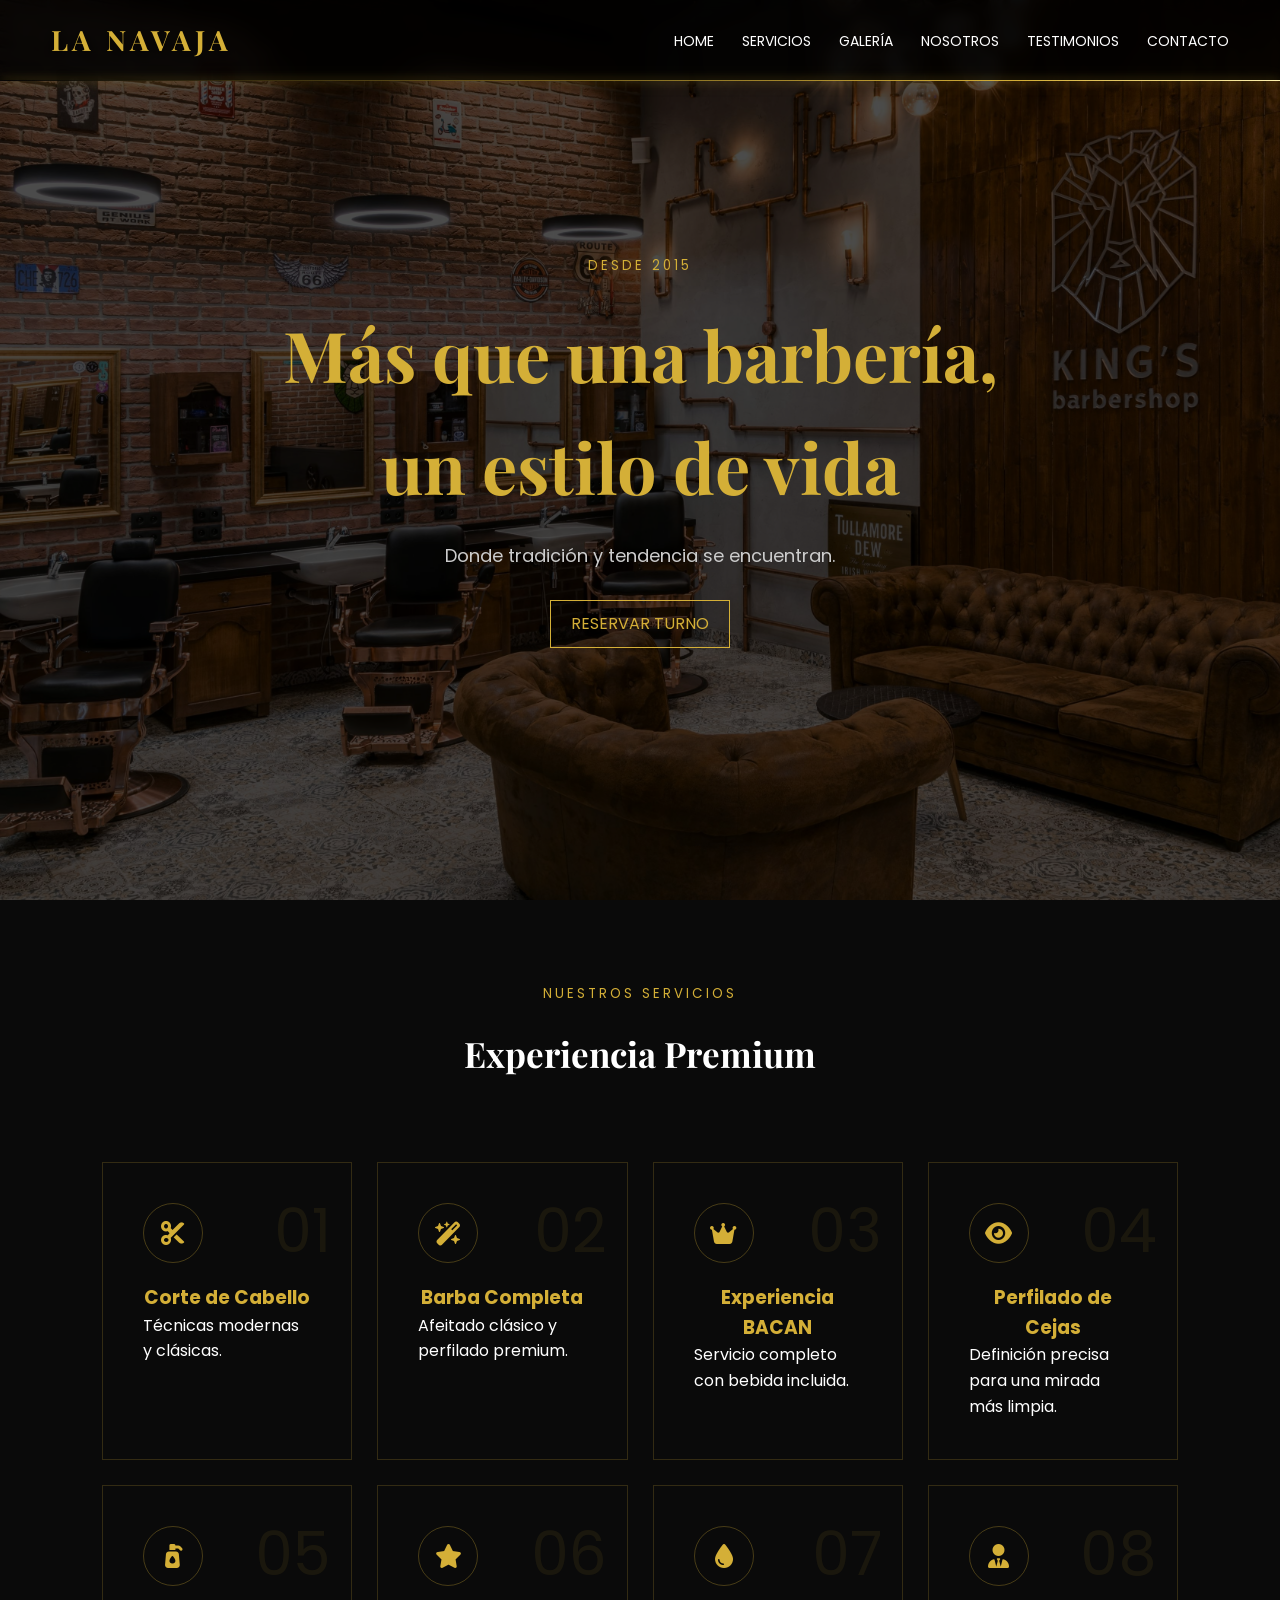
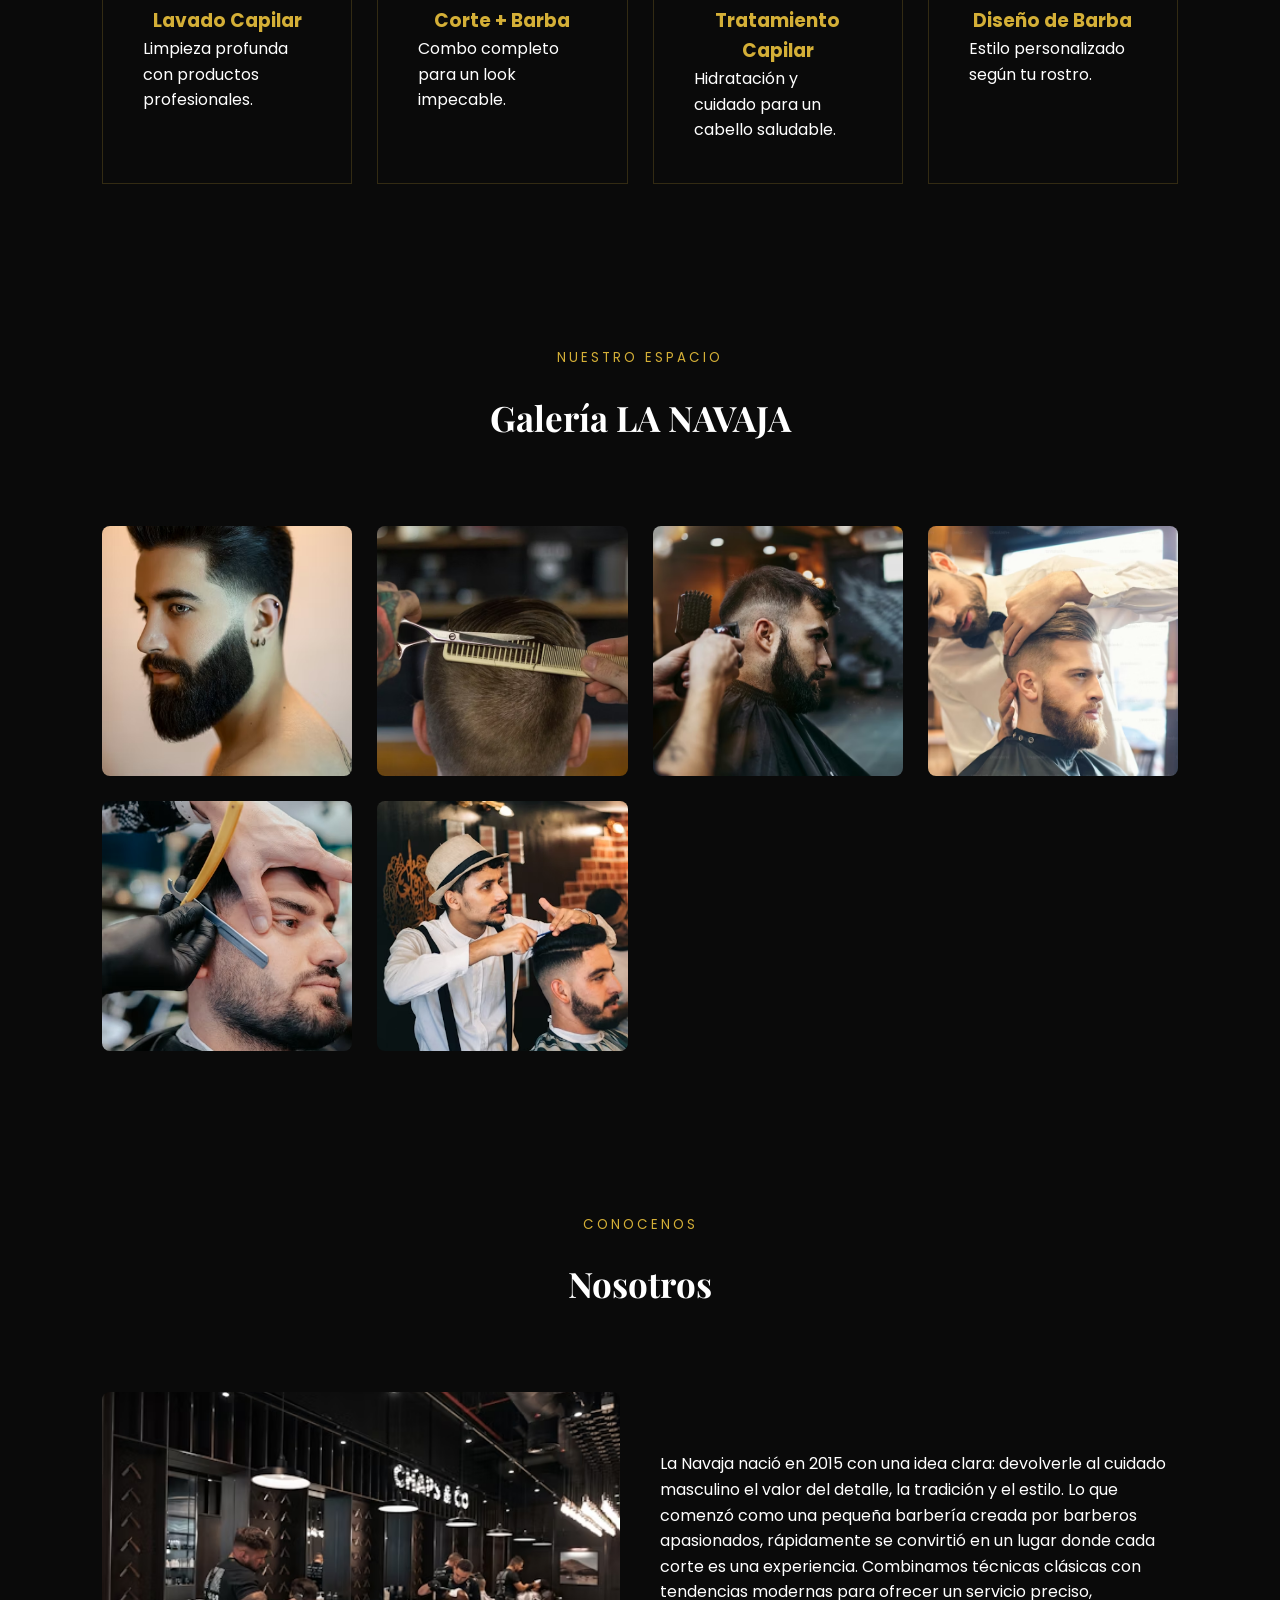
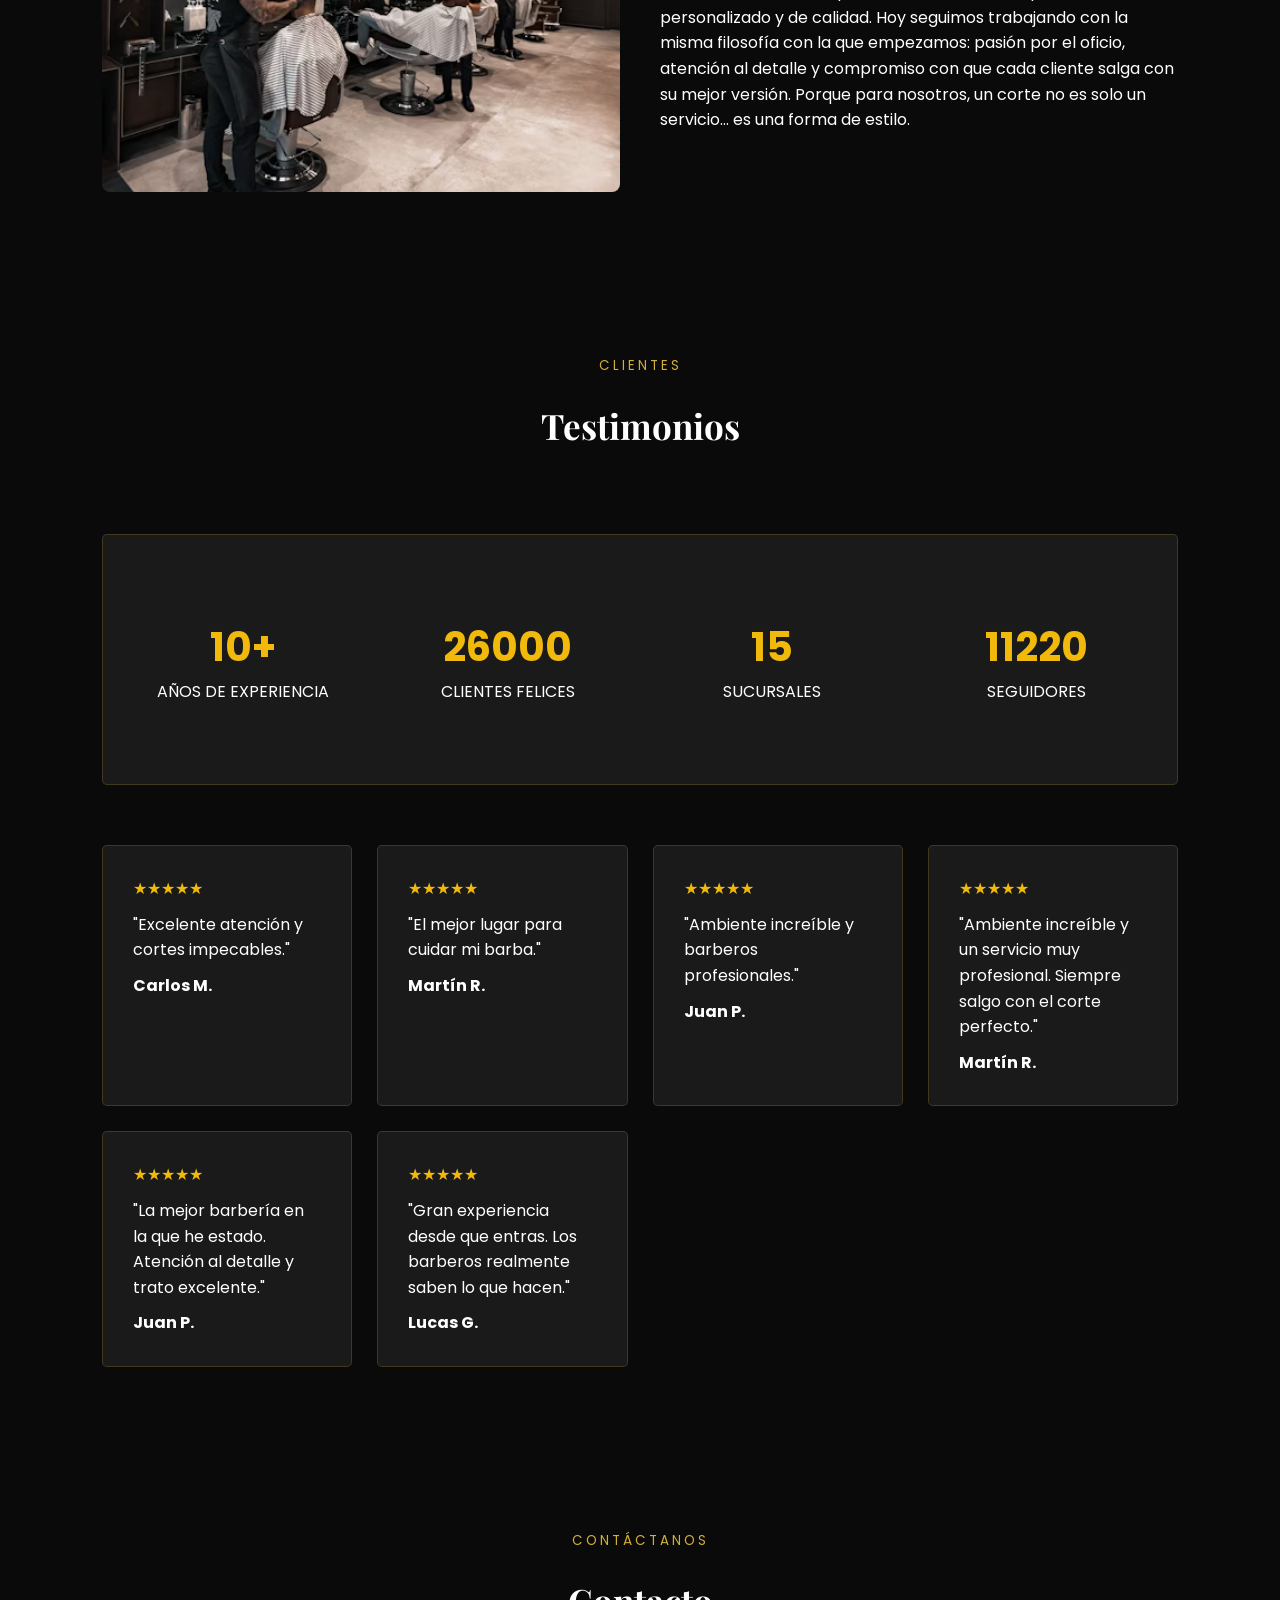
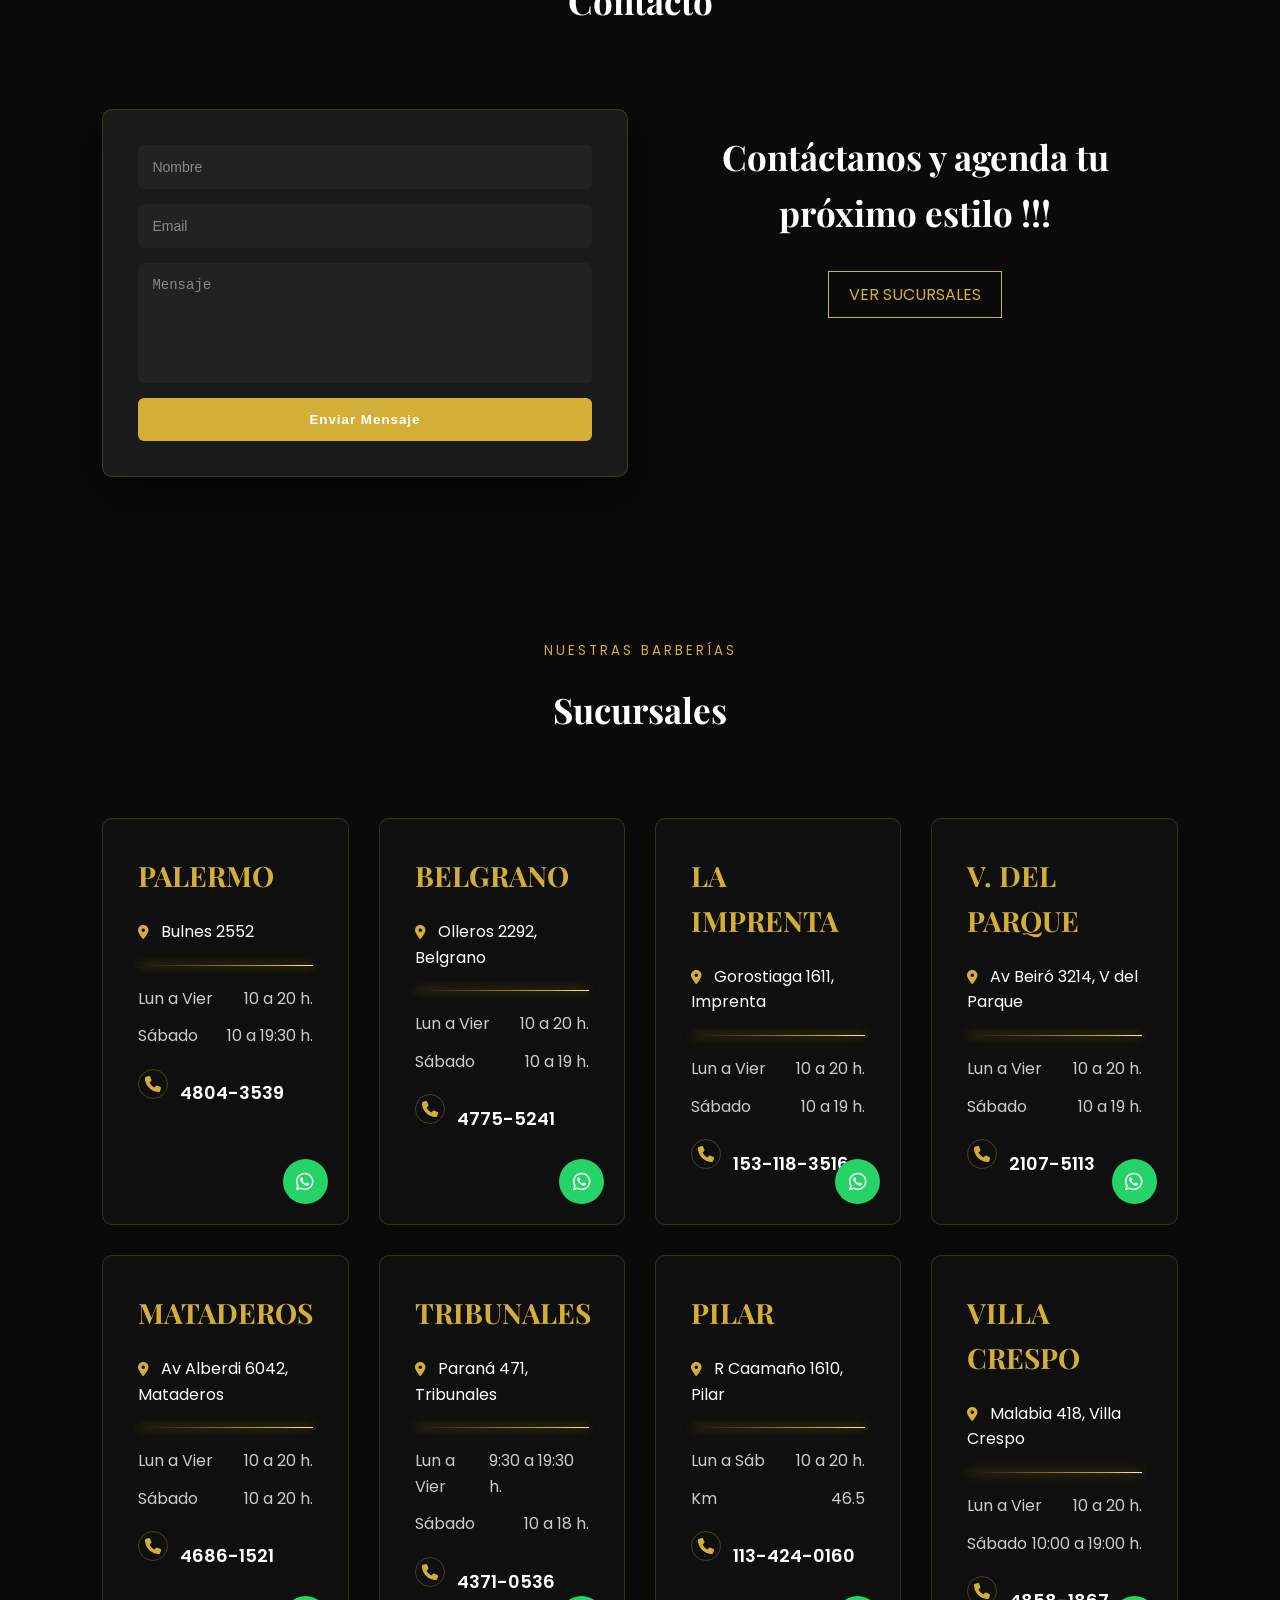
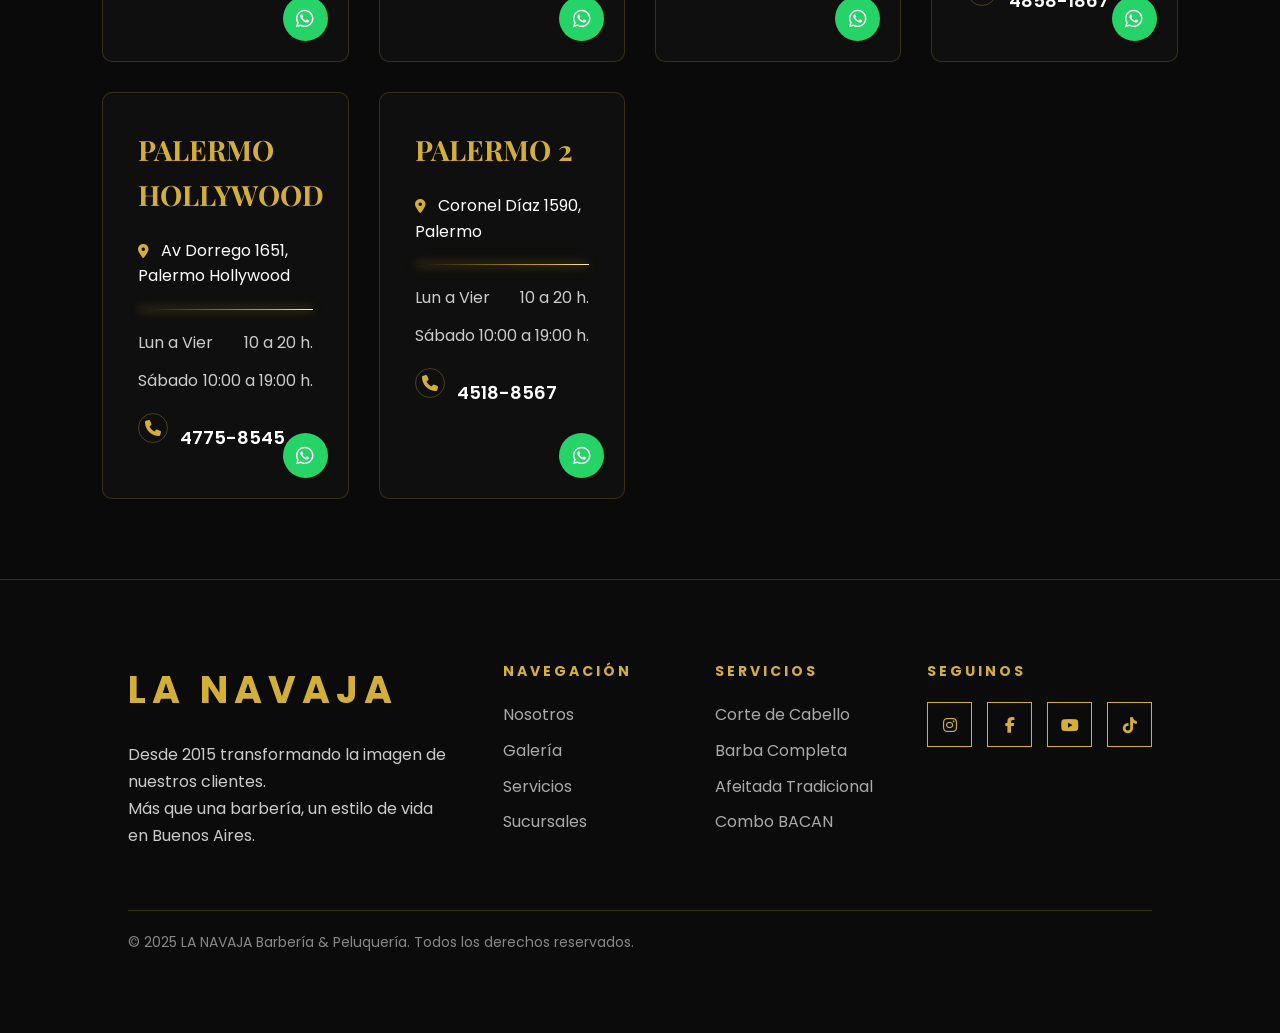
<file: index.html>
<!DOCTYPE html>
<html lang="es">

<head>

    <meta charset="UTF-8">
    <meta name="viewport" content="width=device-width, initial-scale=1.0">

    <title>La Navaja</title>

    <meta name="description"
        content="Barbería premium especializada en cortes modernos, fade profesional y barba perfecta. Reserva tu turno en Elite Crown Barber.">

    <meta property="og:title" content="La Navaja">
    <meta property="og:description" content="Barbería premium con estilo moderno">
    <meta property="og:type" content="website">

    <meta name="robots" content="index, follow">
    <meta property="og:image" content="img/hero.jpg">
    <meta name="author" content="La Navaja">

    <link
        href="https://fonts.googleapis.com/css2?family=Poppins:wght@300;400;500;600&family=Playfair+Display:wght@600&display=swap"
        rel="stylesheet">
    <link href="https://fonts.googleapis.com/css2?family=Oswald:wght@300;400;600&display=swap" rel="stylesheet">
    <link rel="stylesheet" href="https://cdnjs.cloudflare.com/ajax/libs/font-awesome/6.5.0/css/all.min.css">
    <link rel="stylesheet" href="styles.css">
    <link rel="icon" href="img/maquinilla-de-afeitar.png" type="image/png">
</head>

<body>

    <header>

        <nav>

            <div class="logo"> LA NAVAJA</div>

            <ul id="menu">

                <li><a href="#">HOME</a></li>
                <li><a href="#servicios">SERVICIOS</a></li>
                <li><a href="#galeria">GALERÍA</a></li>
                <li><a href="#nosotros">NOSOTROS</a></li>
                <li><a href="#testimonios">TESTIMONIOS</a></li>
                <li><a href="#contacto">CONTACTO</a></li>


            </ul>

            <div class="hamburger" onclick="toggleMenu()">☰</div>
            <div class="hero-line"></div>
        </nav>

    </header>


    <!-- HERO -->

    <section class="hero">
        <div class="hero-content reveal-zoom">
            <small>DESDE 2015</small>
            <h1 class="reveal-left">Más que una barbería,<br>un estilo de vida</h1>
            <p>Donde tradición y tendencia se encuentran.</p>
            <!--<div class="btn" onclick="openModal()">RESERVAR TURNO</div>-->
            <a href="#sucursales" class="btn">RESERVAR TURNO</a>
        </div>
        <!--<div class="hero-line"></div>-->
    </section>

    <!-- <div class="metrics grid-info">

    <div class="metric">
        <h2 class="counter" data-target="10">0</h2>
        <p>AÑOS DE EXPERIENCIA</p>
    </div>

    <div class="metric">
        <h2 class="counter" data-target="50000">0</h2>
        <p>CLIENTES FELICES</p>
    </div>

    <div class="metric">
        <h2 class="counter" data-target="15">0</h2>
        <p>SUCURSALES</p>
    </div>

    <div class="metric">
        <h2 class="counter" data-target="22000">0</h2>
        <p>SEGUIDORES</p>
    </div>

</div> --->

    <section id="servicios">
        <div class="section-title  reveal-zoom">
            <small class="reveal-left">NUESTROS SERVICIOS</small>
            <h2 class="reveal-right">Experiencia Premium</h2>
        </div>
        <div class="services grid">
            <div class="card reveal-zoom">
                <div class="number">01</div>
                <div class="icon"><i class="fa-solid fa-scissors"></i></div>
                <h3>Corte de Cabello</h3>
                <p>Técnicas modernas y clásicas.</p>
            </div>

            <div class="card reveal-zoom">
                <div class="number">02</div>
                <div class="icon"><i class="fa-solid fa-wand-magic-sparkles"></i></div>
                <h3>Barba Completa</h3>
                <p>Afeitado clásico y perfilado premium.</p>
            </div>

            <div class="card reveal-zoom">
                <div class="number">03</div>
                <div class="icon"><i class="fa-solid fa-crown"></i></div>
                <h3>Experiencia BACAN</h3>
                <p>Servicio completo con bebida incluida.</p>
            </div>

            <div class="card reveal-zoom">
                <div class="number">04</div>
                <div class="icon"><i class="fa-solid fa-eye"></i></div>
                <h3>Perfilado de Cejas</h3>
                <p>Definición precisa para una mirada más limpia.</p>
            </div>

            <div class="card reveal-zoom">
                <div class="number">05</div>
                <div class="icon"><i class="fa-solid fa-pump-soap"></i></div>
                <h3>Lavado Capilar</h3>
                <p>Limpieza profunda con productos profesionales.</p>
            </div>

            <div class="card reveal-zoom">
                <div class="number">06</div>
                <div class="icon"><i class="fa-solid fa-star"></i></div>
                <h3>Corte + Barba</h3>
                <p>Combo completo para un look impecable.</p>
            </div>

            <div class="card reveal-zoom">
                <div class="number">07</div>
                <div class="icon"><i class="fa-solid fa-droplet"></i></div>
                <h3>Tratamiento Capilar</h3>
                <p>Hidratación y cuidado para un cabello saludable.</p>
            </div>

            <div class="card reveal-zoom">
                <div class="number">08</div>
                <div class="icon"><i class="fa-solid fa-user-tie"></i></div>
                <h3>Diseño de Barba</h3>
                <p>Estilo personalizado según tu rostro.</p>
            </div>

        </div>

    </section>



    <section id="galeria">


        <div class="section-title reveal-zoom">
            <small class="reveal-left">NUESTRO ESPACIO</small>
            <h2 class="reveal-right">Galería LA NAVAJA</h2>
        </div>

        <div class="grid gallery">

            <img src="img/G1.avif" class="reveal-left">
            <img src="img/G2.avif" class="reveal-right">
            <img src="img/G3.avif" class="reveal-left">
            <img src="img/G4.avif" class="reveal-right">
            <img src="img/G5.avif" class="reveal-left">
            <img src="img/G6.avif" class="reveal-right">

        </div>

    </section>


    <section id="nosotros">

        <div class="section-title reveal-zoom">
            <small class="reveal-left">CONOCENOS</small>
            <h2 class="reveal-right">Nosotros</h2>
        </div>

        <div class="about">

            <img src="img/n1.avif" class="reveal-left">

            <p class="reveal-right">
                La Navaja nació en 2015 con una idea clara: devolverle al cuidado masculino el valor del detalle, la
                tradición y el estilo.

                Lo que comenzó como una pequeña barbería creada por barberos apasionados, rápidamente se convirtió en un
                lugar donde cada corte es una experiencia. Combinamos técnicas clásicas con tendencias modernas para
                ofrecer un servicio preciso, personalizado y de calidad.

                Hoy seguimos trabajando con la misma filosofía con la que empezamos: pasión por el oficio, atención al
                detalle y compromiso con que cada cliente salga con su mejor versión.

                Porque para nosotros, un corte no es solo un servicio… es una forma de estilo.
            </p>

        </div>

    </section>

    <!-- TESTIMONIOS -->

    <section class="testimonios" id="testimonios">

        <div class="section-title reveal-zoom">
            <small class="reveal-left">CLIENTES</small>
            <h2 class="reveal-right">Testimonios</h2>
        </div>

        <div class="metrics grid-info reveal-zoom">

            <div class="metric">
                <h2 class="counter" data-target="10">0</h2>
                <p>AÑOS DE EXPERIENCIA</p>
            </div>

            <div class="metric">
                <h2 class="counter" data-target="50000">0</h2>
                <p>CLIENTES FELICES</p>
            </div>

            <div class="metric">
                <h2 class="counter" data-target="15">0</h2>
                <p>SUCURSALES</p>
            </div>

            <div class="metric">
                <h2 class="counter" data-target="22000">0</h2>
                <p>SEGUIDORES</p>
            </div>

        </div>
        <div class="services grid">

            <div class="testimonio card reveal-left">
                <div class="estrellas">★★★★★</div>
                <p>"Excelente atención y cortes impecables."</p>
                <strong>Carlos M.</strong>
            </div>

            <div class="testimonio card reveal-right">
                <div class="estrellas">★★★★★</div>
                <p>"El mejor lugar para cuidar mi barba."</p>
                <strong>Martín R.</strong>
            </div>

            <div class="testimonio card reveal-left">
                <div class="estrellas">★★★★★</div>
                <p>"Ambiente increíble y barberos profesionales."</p>
                <strong>Juan P.</strong>
            </div>

            <div class="testimonio card reveal-right">
                <div class="estrellas">★★★★★</div>
                <p>"Ambiente increíble y un servicio muy profesional. Siempre salgo con el corte perfecto."</p>
                <strong>Martín R.</strong>
            </div>

            <div class="testimonio card reveal-left">
                <div class="estrellas">★★★★★</div>
                <p>"La mejor barbería en la que he estado. Atención al detalle y trato excelente."</p>
                <strong>Juan P.</strong>
            </div>

            <div class="testimonio card reveal-right">
                <div class="estrellas">★★★★★</div>
                <p>"Gran experiencia desde que entras. Los barberos realmente saben lo que hacen."</p>
                <strong>Lucas G.</strong>
            </div>
        </div>


    </section>

    <!-- CONTACTO -->
    <section class="contacto" id="contacto">

        <div class="section-title reveal-zoom">
            <small class="reveal-left">CONTÁCTANOS</small>
            <h2 class="reveal-right">Contacto</h2>
        </div>

        <div class="grid">

            <!-- FORMULARIO -->

            <div class="contacto-form reveal-left">

                <form action="https://formsubmit.co/juanezequielhinojosa@gmail.com" method="POST">

                    <input type="text" placeholder="Nombre" required>

                    <input type="email" placeholder="Email" required>

                    <textarea placeholder="Mensaje" rows="5" required></textarea>

                    <button type="submit">Enviar Mensaje</button>

                </form>

            </div>

            <!-- INFO -->

            <div class="section-title reveal-right">

                <h2>Contáctanos y agenda tu próximo estilo !!!</h2>
                <a href="#sucursales" class="btn">VER SUCURSALES</a>
            </div>

        </div>

    </section>


    <section id="sucursales">

        <div class="section-title reveal-zoom">
            <small class="reveal-left">NUESTRAS BARBERÍAS</small>
            <h2 class="reveal-right">Sucursales</h2>
        </div>

        <div class="sucursales-grid">

            <!-- Tarjeta -->


            <div class="sucursal-card reveal-zoom">

                <h3>PALERMO</h3>

                <p><i class="fa-solid fa-location-dot icon-small"></i> Bulnes 2552</p>

                <div class="gold-divider"></div>

                <div class="sucursal-info">
                    <span>Lun a Vier</span>
                    <span>10 a 20 h.</span>
                </div>

                <div class="sucursal-info">
                    <span>Sábado</span>
                    <span>10 a 19:30 h.</span>
                </div>
                <div class="sucursal-phone">
                    <div class="icon">
                        <i class="fa-solid fa-phone"></i>
                    </div>
                    <span>4804-3539</span>
                </div>

                <a href="#" class="whatsapp">
                    <i class="fa-brands fa-whatsapp"></i>
                </a>
            </div>


            <div class="sucursal-card reveal-zoom">

                <h3>BELGRANO</h3>

                <p><i class="fa-solid fa-location-dot icon-small"></i> Olleros 2292, Belgrano</p>

                <div class="gold-divider"></div>

                <div class="sucursal-info">
                    <span>Lun a Vier</span>
                    <span>10 a 20 h.</span>
                </div>

                <div class="sucursal-info">
                    <span>Sábado</span>
                    <span>10 a 19 h.</span>
                </div>

                <div class="sucursal-phone">
                    <div class="icon">
                        <i class="fa-solid fa-phone"></i>
                    </div>
                    <span>4775-5241</span>
                </div>

                <a href="#" class="whatsapp">
                    <i class="fa-brands fa-whatsapp"></i>
                </a>

            </div>

            <div class="sucursal-card reveal-zoom">

                <h3>LA IMPRENTA</h3>

                <p><i class="fa-solid fa-location-dot icon-small"></i> Gorostiaga 1611, Imprenta</p>

                <div class="gold-divider"></div>

                <div class="sucursal-info">
                    <span>Lun a Vier</span>
                    <span>10 a 20 h.</span>
                </div>

                <div class="sucursal-info">
                    <span>Sábado</span>
                    <span>10 a 19 h.</span>
                </div>

                <div class="sucursal-phone">
                    <div class="icon">
                        <i class="fa-solid fa-phone"></i>
                    </div>
                    <span>153-118-3516</span>
                </div>

                <a href="#" class="whatsapp">
                    <i class="fa-brands fa-whatsapp"></i>
                </a>

            </div>

            <div class="sucursal-card reveal-zoom">

                <h3>V. DEL PARQUE</h3>

                <p><i class="fa-solid fa-location-dot icon-small"></i> Av Beiró 3214, V del Parque</p>

                <div class="gold-divider"></div>

                <div class="sucursal-info">
                    <span>Lun a Vier</span>
                    <span>10 a 20 h.</span>
                </div>

                <div class="sucursal-info">
                    <span>Sábado</span>
                    <span>10 a 19 h.</span>
                </div>

                <div class="sucursal-phone">
                    <div class="icon">
                        <i class="fa-solid fa-phone"></i>
                    </div>
                    <span>2107-5113</span>
                </div>

                <a href="#" class="whatsapp">
                    <i class="fa-brands fa-whatsapp"></i>
                </a>

            </div>

            <div class="sucursal-card reveal-zoom">

                <h3>MATADEROS</h3>

                <p><i class="fa-solid fa-location-dot icon-small"></i> Av Alberdi 6042, Mataderos</p>

                <div class="gold-divider"></div>

                <div class="sucursal-info">
                    <span>Lun a Vier</span>
                    <span>10 a 20 h.</span>
                </div>

                <div class="sucursal-info">
                    <span>Sábado</span>
                    <span>10 a 20 h.</span>
                </div>

                <div class="sucursal-phone">
                    <div class="icon">
                        <i class="fa-solid fa-phone"></i>
                    </div>
                    <span>4686-1521</span>
                </div>

                <a href="#" class="whatsapp">
                    <i class="fa-brands fa-whatsapp"></i>
                </a>

            </div>
            <div class="sucursal-card reveal-zoom">

                <h3>TRIBUNALES</h3>

                <p><i class="fa-solid fa-location-dot icon-small"></i> Paraná 471, Tribunales</p>

                <div class="gold-divider"></div>

                <div class="sucursal-info">
                    <span>Lun a Vier</span>
                    <span>9:30 a 19:30 h.</span>
                </div>

                <div class="sucursal-info">
                    <span>Sábado</span>
                    <span>10 a 18 h.</span>
                </div>

                <div class="sucursal-phone">
                    <div class="icon">
                        <i class="fa-solid fa-phone"></i>
                    </div>
                    <span>4371-0536</span>
                </div>

                <a href="#" class="whatsapp">
                    <i class="fa-brands fa-whatsapp"></i>
                </a>

            </div>

            <div class="sucursal-card reveal-zoom">

                <h3>PILAR</h3>

                <p><i class="fa-solid fa-location-dot icon-small"></i> R Caamaño 1610, Pilar</p>

                <div class="gold-divider"></div>

                <div class="sucursal-info">
                    <span>Lun a Sáb</span>
                    <span>10 a 20 h.</span>
                </div>

                <div class="sucursal-info">
                    <span>Km</span>
                    <span>46.5</span>
                </div>

                <div class="sucursal-phone">
                    <div class="icon">
                        <i class="fa-solid fa-phone"></i>
                    </div>
                    <span>113-424-0160</span>
                </div>

                <a href="#" class="whatsapp">
                    <i class="fa-brands fa-whatsapp"></i>
                </a>

            </div>

            <div class="sucursal-card reveal-zoom">

                <h3>VILLA CRESPO</h3>

                <p><i class="fa-solid fa-location-dot icon-small"></i> Malabia 418, Villa Crespo</p>

                <div class="gold-divider"></div>

                <div class="sucursal-info">
                    <span>Lun a Vier</span>
                    <span>10 a 20 h.</span>
                </div>

                <div class="sucursal-info">
                    <span>Sábado</span>
                    <span>10:00 a 19:00 h.</span>
                </div>

                <div class="sucursal-phone">
                    <div class="icon">
                        <i class="fa-solid fa-phone"></i>
                    </div>
                    <span>4858-1867</span>
                </div>

                <a href="#" class="whatsapp">
                    <i class="fa-brands fa-whatsapp"></i>
                </a>

            </div>

            <div class="sucursal-card reveal-zoom">

                <h3>PALERMO HOLLYWOOD</h3>

                <p><i class="fa-solid fa-location-dot icon-small"></i> Av Dorrego 1651, Palermo Hollywood</p>

                <div class="gold-divider"></div>

                <div class="sucursal-info">
                    <span>Lun a Vier</span>
                    <span>10 a 20 h.</span>
                </div>

                <div class="sucursal-info">
                    <span>Sábado</span>
                    <span>10:00 a 19:00 h.</span>
                </div>

                <div class="sucursal-phone">
                    <div class="icon">
                        <i class="fa-solid fa-phone"></i>
                    </div>
                    <span>4775-8545</span>
                </div>

                <a href="#" class="whatsapp">
                    <i class="fa-brands fa-whatsapp"></i>
                </a>

            </div>

            <div class="sucursal-card reveal-zoom">

                <h3>PALERMO 2</h3>

                <p><i class="fa-solid fa-location-dot icon-small"></i> Coronel Díaz 1590, Palermo</p>

                <div class="gold-divider"></div>

                <div class="sucursal-info">
                    <span>Lun a Vier</span>
                    <span>10 a 20 h.</span>
                </div>

                <div class="sucursal-info">
                    <span>Sábado</span>
                    <span>10:00 a 19:00 h.</span>
                </div>

                <div class="sucursal-phone">
                    <div class="icon">
                        <i class="fa-solid fa-phone"></i>
                    </div>
                    <span>4518-8567</span>
                </div>

                <a href="#" class="whatsapp">
                    <i class="fa-brands fa-whatsapp"></i>
                </a>

            </div>
        </div>

        </div>

    </section>



    <footer class="footer reveal-zoom">

        <div class="footer-container">

            <div class="footer-col footer-brand reveal-left">

                <h2>LA NAVAJA</h2>

                <p>
                    Desde 2015 transformando la imagen de nuestros clientes.<br>
                    Más que una barbería, un estilo de vida en Buenos Aires.
                </p>

            </div>


            <div class="footer-col reveal-zoom">

                <h4>NAVEGACIÓN</h4>

                <ul>
                    <li><a href="#">Nosotros</a></li>
                    <li><a href="#">Galería</a></li>
                    <li><a href="#">Servicios</a></li>
                    <li><a href="#">Sucursales</a></li>
                </ul>

            </div>


            <div class="footer-col reveal-zoom">

                <h4>SERVICIOS</h4>

                <ul>
                    <li><a href="#">Corte de Cabello</a></li>
                    <li><a href="#">Barba Completa</a></li>
                    <li><a href="#">Afeitada Tradicional</a></li>
                    <li><a href="#">Combo BACAN</a></li>
                </ul>

            </div>


            <div class="footer-col reveal-right">

                <h4>SEGUINOS</h4>

                <div class="social-icons">

                    <a href="#"><i class="fa-brands fa-instagram"></i></a>
                    <a href="#"><i class="fa-brands fa-facebook-f"></i></a>
                    <a href="#"><i class="fa-brands fa-youtube"></i></a>
                    <a href="#"><i class="fa-brands fa-tiktok"></i></a>

                </div>

            </div>

        </div>


        <div class="footer-bottom">

            <p>© 2025 LA NAVAJA Barbería & Peluquería. Todos los derechos reservados.</p>

        </div>

    </footer>



    <script>
        /* MENU MOBILE */

        function toggleMenu() {

            const menu = document.getElementById("menu")
            const btn = document.querySelector(".hamburger")

            menu.classList.toggle("active")

            if (menu.classList.contains("active")) {
                btn.innerHTML = "✕"
            } else {
                btn.innerHTML = "☰"
            }

        }
        const menuLinks = document.querySelectorAll("#menu a")

        menuLinks.forEach(link => {
            link.addEventListener("click", () => {

                document.getElementById("menu").classList.remove("active")
                document.querySelector(".hamburger").innerHTML = "☰"

            })
        })

        /* SCROLL ANIMATION */

        /*function reveal() {

            let elements = document.querySelectorAll(".reveal")

            elements.forEach(el => {

                let windowHeight = window.innerHeight
                let elementTop = el.getBoundingClientRect().top

                if (elementTop < windowHeight - 100) {

                    el.classList.add("active")

                }

            })

        }

        

        window.addEventListener("scroll", reveal);
        reveal();*/



        function reveal() {
            const elements = document.querySelectorAll(".reveal-left, .reveal-right, .reveal-zoom");

            elements.forEach(el => {
                const windowHeight = window.innerHeight;
                const elementTop = el.getBoundingClientRect().top;

                if (elementTop < windowHeight - 150) {
                    el.classList.add("active");
                }
            });
        }

        window.addEventListener("scroll", reveal);
        reveal(); // ← importante para que funcione al cargar


        /* COUNTER WHEN SCROLL */

        const counters = document.querySelectorAll(".counter");

        const startCounter = (counter) => {

            const update = () => {

                const target = +counter.getAttribute("data-target");
                const count = +counter.innerText;

                const increment = target / 100;

                if (count < target) {

                    counter.innerText = Math.ceil(count + increment);
                    setTimeout(update, 20);

                } else {

                    let value = target;

                    if (target >= 1000) {
                        value = (target / 1000) + "K";
                    }

                    if (target === 10) {
                        value = "10+";
                    }

                    if (target === 50000) {
                        value = "50K+";
                    }

                    counter.innerText = value;

                }

            };

            update();

        };


        const observer = new IntersectionObserver(entries => {

            entries.forEach(entry => {

                if (entry.isIntersecting) {

                    startCounter(entry.target);
                    observer.unobserve(entry.target);

                }

            });

        });


        counters.forEach(counter => {
            observer.observe(counter);
        });
    </script>

</body>

</html>
</file>
<file: styles.css>
/* RESET */

* {
  margin: 0;
  padding: 0;
  box-sizing: border-box;
}

body {
  font-family: "Poppins", sans-serif;
  background: #0a0a0a;
  color: white;
  line-height: 1.6;
}

html {
  scroll-behavior: smooth;
}

html,
body {
  overflow-x: hidden;
}

/* estado inicial */

.reveal-left,
.reveal-right,
.reveal-zoom {
  opacity: 0;
  transition: all 1s ease;
}

/* izquierda */

.reveal-left {
  transform: translateX(-80px);
}

/* derecha */

.reveal-right {
  transform: translateX(80px);
}

/* zoom */

.reveal-zoom {
  transform: scale(0.8);
}

/* cuando aparecen */

/*.active{
opacity:1;
transform:translateX(0) scale(1);
}*/

.reveal-left.active,
.reveal-right.active,
.reveal-zoom.active {
  opacity: 1;
  transform: translateX(0) scale(1);
}

/* NAVBAR */

header {
  position: fixed;
  width: 100%;
  top: 0;
  z-index: 1000;
  background: rgba(0, 0, 0, 0.85);
  backdrop-filter: blur(6px);
}

nav {
  display: flex;
  justify-content: space-between;
  align-items: center;
  padding: 18px 4%;
}

.logo {
  font-family: "Playfair Display", serif;
  font-size: 28px;
  font-weight: 700;
  color: #d4af37;
  letter-spacing: 4px;
  text-shadow: 0 4px 12px rgba(0, 0, 0, 0.9);

  animation: shine 4s infinite;
}

nav ul {
  display: flex;
  list-style: none;
  gap: 28px;
}

nav a {
  color: white;
  text-decoration: none;
  font-size: 14px;
  position: relative;
}

nav a::after {
  content: "";
  position: absolute;
  width: 0;
  height: 2px;
  background: #d4af37;
  left: 0;
  bottom: -4px;
  transition: 0.3s;
}

nav a:hover::after {
  width: 100%;
}

.hamburger {
  display: none;
  font-size: 25px;
  cursor: pointer;
}

/* HERO */
.hero {
  height: 100vh;
  display: flex;
  align-items: center;
  justify-content: center;
  text-align: center;
  background: url("img/hero.jpg") center/cover fixed;
  /*background-color: #111;*/
  position: relative;
}
/*.hero h1 {
  font-family: "Playfair Display", serif;
  font-size: 65px;
  margin: 20px 0;
}*/

/*.hero h1{
font-family:'Playfair Display',serif;
font-size:70px;
margin:20px 0;
color:#d4af37;
position:relative;

background:linear-gradient(
90deg,
#d4af37 0%,
#fff6b0 40%,
#d4af37 80%
);

background-size:200%;
-webkit-background-clip:text;
-webkit-text-fill-color:transparent;

animation:shineText 4s infinite;
}*/

/*@keyframes shineText{

0%{
background-position:-200%;
}

50%{
background-position:200%;
}

100%{
background-position:200%;
}

}*/

.hero h1 {
  animation: glowText 3s infinite;
  font-family: "Playfair Display", serif;
  font-size: 70px;
  margin: 20px 0;
  color: #d4af37;
  position: relative;
}

@keyframes glowText {
  0% {
    text-shadow: none;
  }

  50% {
    text-shadow:
/*0 0 10px #d4af37,
0 0 20px #d4af37,
0 0 40px #d4af37;*/
      0 0 10px #1b1605,
      0 0 20px #574407,
      0 0 40px #d4af37;
  }

  100% {
    text-shadow: none;
  }
}

/*.hero h1{
animation:goldGlow 4s infinite;
font-family:'Playfair Display',serif;
font-size:70px;
margin:20px 0;
color:#d4af37;
position:relative;
}*/

/*@keyframes goldGlow{

0%,100%{
text-shadow:0 0 0px #d4af37;
}

50%{
text-shadow:
0 0 10px #d4af37,
0 0 25px #d4af37,
0 0 50px rgba(212,175,55,0.7);
}

}*/
.hero p {
  margin-top: 10px;
  font-size: 18px;
}
.hero span {
  color: #d4af37;
  font-style: italic;
}

.btn {
  display: inline-flex;
  align-items: center;
  justify-content: center;

  border: 1px solid #d4af37;
  padding: 10px 20px;
  color: #d4af37;
  cursor: pointer;
  transition: 0.3s;

  text-decoration: none;
  width: fit-content;
  margin: auto;
}

.btn:hover {
  background: #d4af37;
  color: black;
  transform: translateY(-2px);
  box-shadow: 0 4px 10px rgba(243, 241, 241, 0.4);
}

.hero::after {
  content: "";
  position: absolute;
  inset: 0;
  background: rgba(0, 0, 0, 0.7);
}

.hero-content {
  position: relative;
  z-index: 2;
  max-width: 800px;
  animation: fadeUp 1.5s ease forwards;
}

.hero small {
  color: #d4af37;
  letter-spacing: 3px;
}

/*.hero span{color:#d4af37;font-style:italic}*/

.hero p {
  color: #ccc;
  margin-bottom: 30px;
}

.hero-line {
  position: absolute;
  bottom: 0;
  left: 0;
  width: 100%;
  height: 1px;

  background: linear-gradient(
    90deg,
    transparent 0%,
    #d4af37 40%,
    #fff3b0 50%,
    #d4af37 60%,
    transparent 100%
  );

  background-size: 200% 100%;

  animation: goldLine 3s linear infinite;

  box-shadow:
    0 0 8px rgba(212, 175, 55, 0.8),
    0 0 16px rgba(212, 175, 55, 0.4);
}
@keyframes goldLine {
  0% {
    background-position: -200% 0;
  }

  100% {
    background-position: 200% 0;
  }
}
/* SECTIONS */

/*section{
padding:90px 8%;
}

.section-title{
text-align:center;
font-size:36px;
color:#d4af37;
margin-bottom:50px;
}*/
/* SECTIONS */

section {
  padding: 80px 8%;
}

.section-title {
  text-align: center;
  margin-bottom: 80px;
  opacity: 0;
  transform: translateY(40px);
  transition: 1s;
}

.section-title .btn {
  margin-top: 30px;
}

.section-title.active {
  opacity: 1;
  transform: translateY(0);
}

.section-title small {
  color: #d4af37;
  letter-spacing: 3px;
}

.section-title h2 {
  font-family: "Playfair Display", serif;
  font-size: 35px;
  margin-top: 20px;
}
/* SERVICES */

.services {
  display: grid;
  grid-template-columns: repeat(auto-fit, minmax(280px, 1fr));
  gap: 40px;
}

.card {
  border: 1px solid rgba(212, 175, 55, 0.2);
  padding: 40px;
  position: relative;
  transition: 0.4s;
}

.card h3 {
  color: #d4af37;
  text-align: center;
}
.card:hover {
  border-color: #d4af37;
  transform: translateY(-10px);
}

.number {
  position: absolute;
  top: 20px;
  right: 20px;
  font-size: 60px;
  color: rgba(212, 175, 55, 0.08);
}

/* iconos tarjeta */
.icon {
  width: 60px;
  height: 60px;
  display: flex;
  align-items: center;
  justify-content: center;

  border: 1px solid rgba(212, 175, 55, 0.3);
  border-radius: 50%;

  font-size: 24px;
  color: #d4af37;

  margin-bottom: 20px;
  transition: 0.3s;
}

.card:hover .icon {
  background: #d4af37;
  color: black;
  transform: scale(1.1);
}

/* METRICS */
.metrics {
  display: flex;
  justify-content: space-around;
  padding: 80px 20px;
  background: #1a1a1a;
  text-align: center;
  border-radius: 5px;
  border: 1px solid rgba(212, 175, 55, 0.2);
}

.metric h2 {
  font-size: 40px;
  color: #f0b90b;
}

/* GRID */

.grid {
  display: grid;
  grid-template-columns: repeat(auto-fit, minmax(250px, 1fr));
  gap: 25px;
}
.grid-info {
  display: grid;
  grid-template-columns: repeat(auto-fit, minmax(160px, 1fr));
  gap: 25px;
}

/* SERVICIOS */

/*.service img{
width:100%;
border-radius:8px;
transition:.4s;
}

.service:hover img{
transform:scale(1.08);
}*/

.service h3 {
  margin-top: 10px;
  text-align: center;
}

/* GALERIA */

.gallery img {
  width: 100%;
  height: 250px;
  object-fit: cover;
  border-radius: 8px;
  transition: 0.4s;
}
.gallery img:hover {
  transform: scale(1.05);
}

/* NOSOTROS */

.about {
  display: grid;
  grid-template-columns: 1fr 1fr;
  gap: 40px;
  align-items: center;
}

.about img {
  width: 100%;
  border-radius: 8px;
  height: 400px;
  object-fit: cover;
  transition: 0.4s;
}
.about img:hover {
  transform: scale(1.05);
}

/* ========================= */
/* TESTIMONIOS */
/* ========================= */

/*.testimonios{
background:#f4f4f4;
padding:80px 60px;
text-align:center;
}*/

/*.testimonios-grid{
display:grid;
grid-template-columns:repeat(3,1fr);
gap:30px;
margin-top:40px;
}*/

.testimonio {
  background: #1a1a1a;
  padding: 30px;
  border-radius: 5px;
}

.testimonio p {
  color: white;
  margin-bottom: 10px;
}

.estrellas {
  color: #f0b90b;
  margin-bottom: 10px;
}

.testimonios .metrics {
  margin-bottom: 60px;
}
.testimonio:hover {
  border-color: #d4af37;
  transform: translateY(-10px);
}

/* CONTACTO */

/* ========================= */
/* FORMULARIO CONTACTO */
/* ========================= */

.contacto-form {
  flex: 1;
  display: flex;
  align-items: center;
}

/* caja del formulario */

.contacto-form form {
  display: flex;
  flex-direction: column;
  gap: 15px;
  width: 100%;
  background: #1a1a1a;
  padding: 35px;
  border-radius: 10px;
  box-shadow: 0 15px 40px rgba(0, 0, 0, 0.6);
  border: 1px solid rgba(212, 175, 55, 0.2);
}

/* inputs */

.contacto-form input,
.contacto-form textarea {
  padding: 14px;
  border: none;
  outline: none;
  background: #222;
  color: white;
  border-radius: 6px;
  font-size: 14px;
  transition: all 0.3s ease;
}

/* placeholder */

.contacto-form input::placeholder,
.contacto-form textarea::placeholder {
  color: #888;
}

/* focus */

.contacto-form input:focus,
.contacto-form textarea:focus {
  background: #2a2a2a;
  box-shadow: 0 0 0 2px #c8a25a;
}

/* textarea */

.contacto-form textarea {
  min-height: 120px;
  resize: none;
}

/* boton */

.contacto-form button {
  background: #d4af37;
  color: white;
  border: none;
  padding: 14px;
  cursor: pointer;
  font-weight: 600;
  letter-spacing: 1px;
  border-radius: 6px;
  transition: all 0.3s ease;
}

.contacto-form button:hover {
  background: #a38349;
  transform: translateY(-2px);
  box-shadow: 0 8px 20px rgba(0, 0, 0, 0.5);
}

/* SUCURSALES */
.sucursales-grid {
  display: grid;
  grid-template-columns: repeat(auto-fit, minmax(200px, 1fr));
  gap: 30px;
  margin-top: 40px;
}

.sucursal-card {
  background: #0f0f0f;
  border: 1px solid rgba(212, 175, 55, 0.2);
  padding: 35px;
  border-radius: 10px;
  position: relative;
  transition: 0.4s;
}

.sucursal-card:hover {
  border-color: #d4af37;
  transform: translateY(-6px);
}

.sucursal-card h3 {
  color: #d4af37;
  font-size: 28px;
  margin-bottom: 20px;
  font-family: "Playfair Display", serif;
}

.sucursal-info {
  margin: 12px 0;
  display: flex;
  justify-content: space-between;
  color: #ccc;
}

.whatsapp {
  position: absolute;
  bottom: 20px;
  right: 20px;
  background: #25d366;
  width: 45px;
  height: 45px;
  border-radius: 50%;
  display: flex;
  align-items: center;
  justify-content: center;
  color: white;
  font-size: 20px;
  text-decoration: none;
}
.whatsapp:hover {
  transform: scale(1.1);
  box-shadow: 0 0 12px rgba(37, 211, 102, 0.6);
}
.gold-divider {
  position: relative;
  width: 100%;
  height: 1px;
  margin: 20px 0;

  background: linear-gradient(
    90deg,
    transparent 0%,
    #d4af37 40%,
    #fff3b0 50%,
    #d4af37 60%,
    transparent 100%
  );

  background-size: 200% 100%;

  animation: goldLine 3s linear infinite;

  box-shadow:
    0 0 8px rgba(212, 175, 55, 0.8),
    0 0 16px rgba(212, 175, 55, 0.4);
}

.sucursal-phone {
  display: flex;
  align-items: center;
  gap: 12px;
  margin-top: 20px;
  font-size: 18px;
  font-weight: 600;
}
.sucursal-phone .icon {
  width: 30px;
  height: 30px;
  font-size: 16px;
}
.icon-small {
  font-size: 14px;
  color: #d4af37;
  margin-right: 8px;
}
/* FOOTER */

.footer {
  background: #0b0b0b;
  padding: 80px 10%;
  color: #ccc;
  border-top: 1px solid rgba(255, 215, 0, 0.2);
}

.footer-container {
  display: grid;
  grid-template-columns: 2fr 1fr 1fr 1fr;
  gap: 50px;
}

.footer-brand h2 {
  color: #d4af37;
  font-size: 38px;
  letter-spacing: 6px;
  margin-bottom: 20px;
}

.footer-brand p {
  line-height: 1.7;
  max-width: 320px;
}

.footer-col h4 {
  color: #d4af37;
  letter-spacing: 3px;
  font-size: 14px;
  margin-bottom: 20px;
}

.footer-col ul {
  list-style: none;
  padding: 0;
}

.footer-col ul li {
  margin-bottom: 10px;
}

.footer-col ul li a {
  color: #aaa;
  text-decoration: none;
  transition: 0.3s;
}

.footer-col ul li a:hover {
  color: #d4af37;
}

.social-icons {
  display: flex;
  gap: 15px;
}

.social-icons a {
  width: 45px;
  height: 45px;
  border: 1px solid #d4af37;
  display: flex;
  align-items: center;
  justify-content: center;
  color: #d4af37;
  text-decoration: none;
  transition: 0.3s;
}

.social-icons a:hover {
  background: #d4af37;
  color: #000;
}

.footer-bottom {
  margin-top: 60px;
  padding-top: 20px;
  border-top: 1px solid rgba(255, 215, 0, 0.2);
  font-size: 14px;
  color: #888;
}

@media (max-width: 900px) {
  .footer-container {
    grid-template-columns: 1fr 1fr;
  }
}

@media (max-width: 600px) {
  .footer-container {
    grid-template-columns: 1fr;
    text-align: center;
  }

  .social-icons {
    justify-content: center;
  }
}

/* SCROLL ANIMATION */

.reveal {
  opacity: 0;
  transform: translateY(40px);
  transition: 1s;
}

.reveal.active {
  opacity: 1;
  transform: translateY(0);
}

/* MOBILE */

@media (max-width: 768px) {
  nav ul {
    display: none;
    flex-direction: column;
    background: black;
    position: absolute;
    right: 0;
    top: 70px;
    width: 220px;
    padding: 20px;
  }

  nav ul.active {
    display: flex;
  }

  .hamburger {
    display: block;
  }

  .hero h1 {
    font-size: 36px;
  }
  .section-title h2 {
    font-size: 30px;
  }
  .about {
    grid-template-columns: 1fr;
  }

  .contact {
    grid-template-columns: 1fr;
  }
}
</file>
